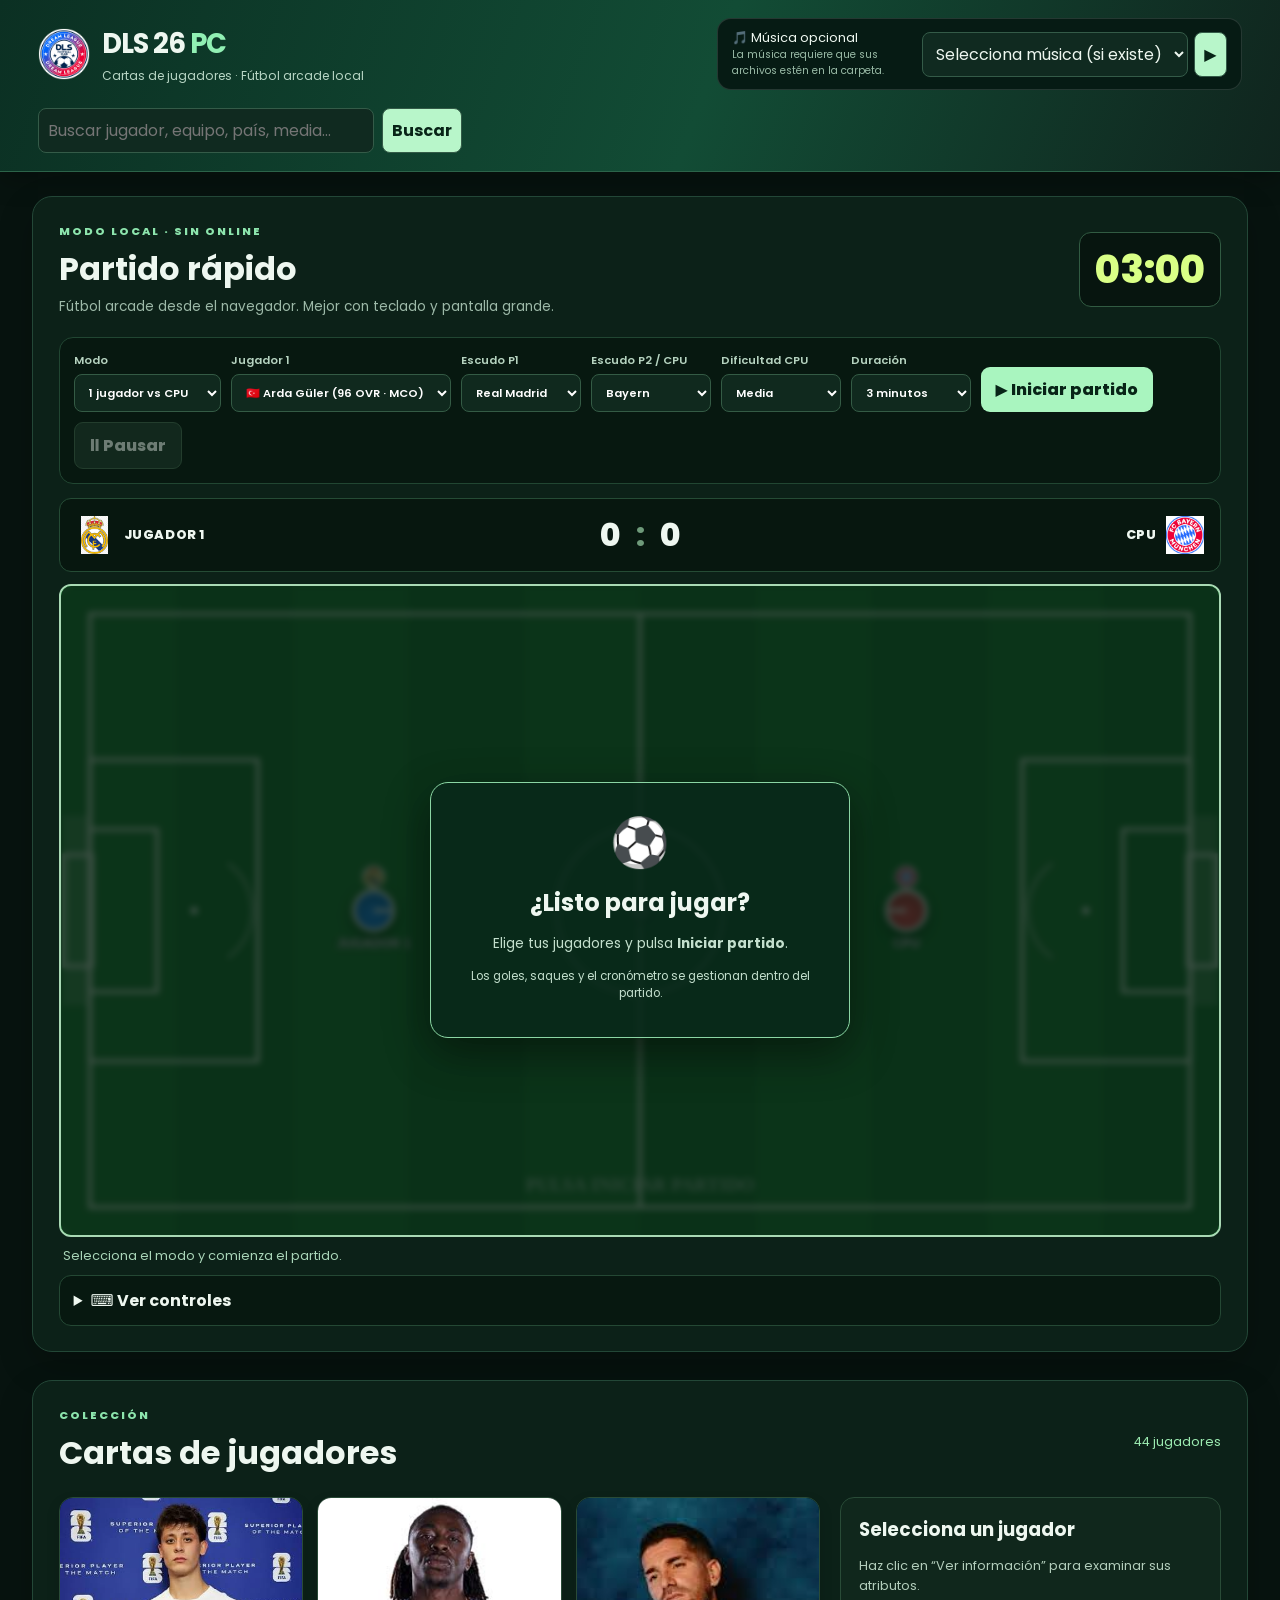
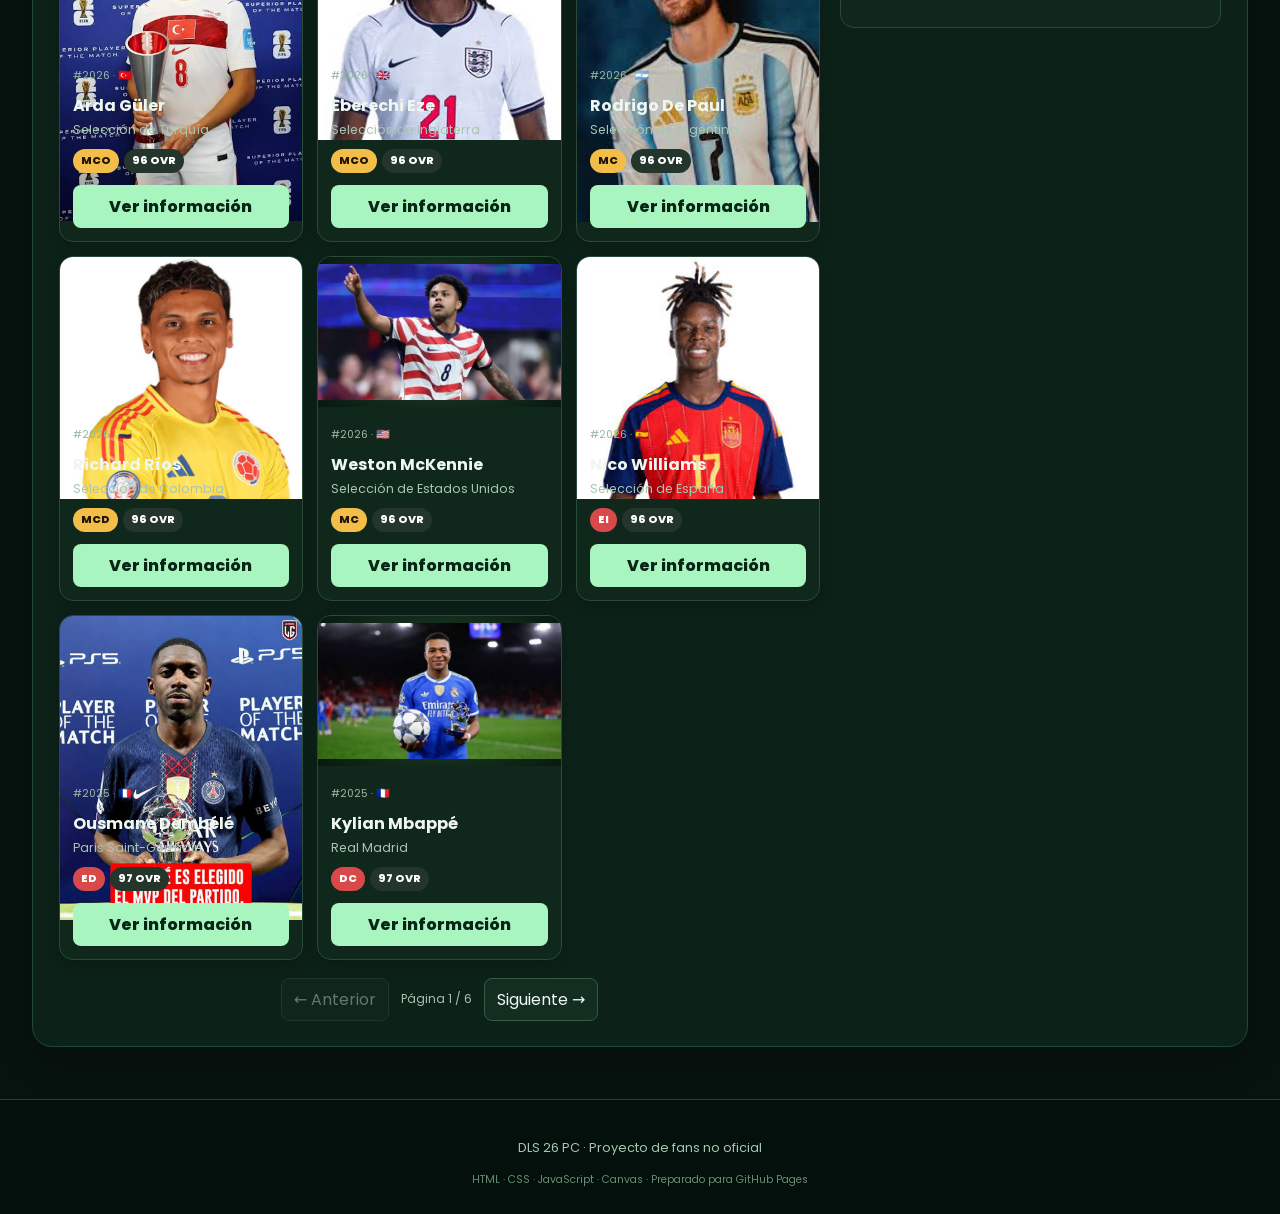
<file: index.html>
<!DOCTYPE html>
<html lang="es">
<head>
  <meta charset="UTF-8">
  <meta name="viewport" content="width=device-width, initial-scale=1.0">
  <meta name="theme-color" content="#071c16">
  <meta name="description" content="DLS 26 PC: cartas de jugadores y fútbol arcade local.">
  <title>DLS 26 PC — Cartas y Fútbol Arcade</title>
  <link rel="stylesheet" href="styles.css">
  <link rel="preconnect" href="https://fonts.googleapis.com">
  <link rel="preconnect" href="https://fonts.gstatic.com" crossorigin>
  <link href="https://fonts.googleapis.com/css2?family=Poppins:wght@300;400;600;700;800&display=swap" rel="stylesheet">
</head>
<body>
  <header class="site-header">
    <div class="brand">
      <img src="logo.png" alt="Logo del proyecto" onerror="this.style.display='none'">
      <div><h1>DLS 26 <span>PC</span></h1><p>Cartas de jugadores · Fútbol arcade local</p></div>
    </div>
    <div class="music-player">
      <div class="music-info"><span id="trackTitle">🎵 Música opcional</span><small id="musicNote">Añade tus archivos MP3 a la carpeta para activarla.</small></div>
      <div class="music-controls"><select id="trackSelect" aria-label="Seleccionar canción"><option value="">Sin música</option></select><button id="playPauseBtn" type="button" title="Reproducir o pausar">▶</button></div>
      <audio id="audioTrack"></audio>
    </div>
    <div class="search"><input type="search" id="searchInput" placeholder="Buscar jugador, equipo, país, media…"><button id="searchButton" type="button">Buscar</button></div>
  </header>

  <main class="page">
    <section class="game-section" id="juego">
      <div class="game-heading">
        <div><p class="eyebrow">MODO LOCAL · SIN ONLINE</p><h2>Partido rápido</h2><p class="muted">Fútbol arcade desde el navegador. Mejor con teclado y pantalla grande.</p></div>
        <div class="match-clock" id="gameTimer">03:00</div>
      </div>
      <div class="game-controls-bar">
        <label>Modo
          <select id="gameModeSelect"><option value="1P">1 jugador vs CPU</option><option value="2P">2 jugadores local</option></select>
        </label>
        <label>Jugador 1
          <select id="playerSelect"></select>
        </label>
        <label id="p2PlayerGroup" class="hidden">Jugador 2
          <select id="player2Select"></select>
        </label>
        <label>Escudo P1
          <select id="p1BadgeSelect"><option value="RMA.png">Real Madrid</option><option value="BAYERN.png">Bayern</option><option value="logo.png">DLS Club</option><option value="PSG.png">PSG</option></select>
        </label>
        <label>Escudo P2 / CPU
          <select id="cpuBadgeSelect"><option value="BAYERN.png">Bayern</option><option value="RMA.png">Real Madrid</option><option value="PSG.png">PSG</option><option value="logo.png">DLS Club</option></select>
        </label>
        <label id="difficultyGroup">Dificultad CPU
          <select id="difficultySelect"><option value="facil">Fácil</option><option value="media" selected>Media</option><option value="dificil">Difícil</option></select>
        </label>
        <label>Duración
          <select id="durationSelect"><option value="180">3 minutos</option><option value="300">5 minutos</option><option value="600">10 minutos</option></select>
        </label>
        <button id="startGameBtn" class="primary-btn" type="button">▶ Iniciar partido</button>
        <button id="pauseGameBtn" class="secondary-btn" type="button" disabled>Ⅱ Pausar</button>
      </div>

      <div class="scoreboard">
        <div class="team-score"><img id="scoreBadge1" src="RMA.png" alt=""><span id="scoreName1">JUGADOR 1</span></div>
        <div class="score"><span id="scoreP1">0</span><b>:</b><span id="scoreP2">0</span></div>
        <div class="team-score right"><span id="scoreName2">CPU</span><img id="scoreBadge2" src="BAYERN.png" alt=""></div>
      </div>
      <div class="canvas-container">
        <canvas id="gameCanvas" width="1000" height="560" aria-label="Campo de fútbol. Juega con el teclado."></canvas>
        <div id="gameOverlay" class="game-overlay">
          <div class="overlay-card"><div class="overlay-ball">⚽</div><h3>¿Listo para jugar?</h3><p>Elige tus jugadores y pulsa <strong>Iniciar partido</strong>.</p><p class="overlay-small">Los goles, saques y el cronómetro se gestionan dentro del partido.</p></div>
        </div>
      </div>
      <div class="game-status" id="gameStatus" role="status">Selecciona el modo y comienza el partido.</div>
      <details class="controls-help">
        <summary>⌨️ Ver controles</summary>
        <div class="controls-grid">
          <div><h3>Jugador 1 · Azul</h3><p><kbd>↑</kbd><kbd>←</kbd><kbd>↓</kbd><kbd>→</kbd> Mover</p><p><kbd>ESPACIO</kbd> Tiro · <kbd>SHIFT</kbd> Pase</p><p><kbd>Q</kbd> Sprint · <kbd>X</kbd> Entrada · <kbd>Z</kbd> Tiro potente</p></div>
          <div><h3>Jugador 2 · Rojo</h3><p><kbd>W</kbd><kbd>A</kbd><kbd>S</kbd><kbd>D</kbd> Mover</p><p><kbd>F</kbd> Tiro · <kbd>G</kbd> Pase</p><p><kbd>E</kbd> Sprint · <kbd>R</kbd> Entrada · <kbd>T</kbd> Tiro potente</p></div>
        </div>
        <p class="muted">Consejo: acércate al balón para controlarlo. Apunta moviéndote en la dirección del tiro. Los controles son para teclado; el modo de dos jugadores es local en el mismo PC.</p>
      </details>
    </section>

    <section class="cards-section">
      <div class="section-title"><div><p class="eyebrow">COLECCIÓN</p><h2>Cartas de jugadores</h2></div><span id="playerCounter">0 jugadores</span></div>
      <div id="loading" class="hidden">Cargando jugadores…</div>
      <div id="errorMessage" class="hidden" role="alert"></div>
      <div class="content-grid">
        <div><div id="playerContainer" class="player-grid"></div><div class="pagination"><button id="previousBtn" disabled>← Anterior</button><span id="pageLabel">Página 1</span><button id="nextBtn" disabled>Siguiente →</button></div></div>
        <aside class="player-detail" id="detailContainer"><h2>Selecciona un jugador</h2><p>Haz clic en “Ver información” para examinar sus atributos.</p></aside>
      </div>
    </section>
  </main>
  <footer><p>DLS 26 PC · Proyecto de fans no oficial</p><small>HTML · CSS · JavaScript · Canvas · Preparado para GitHub Pages</small></footer>
  <script src="script.js"></script>
</body>
</html>
</file>
<file: styles.css>
*{box-sizing:border-box}html{scroll-behavior:smooth}body{margin:0;background:#07130f;color:#eef7f0;font-family:Poppins,system-ui,sans-serif}button,input,select{font:inherit}button{cursor:pointer}.site-header{display:flex;align-items:center;justify-content:space-between;gap:18px;flex-wrap:wrap;padding:18px clamp(16px,3vw,42px);background:linear-gradient(110deg,#0b3023,#124c35 55%,#10251e);border-bottom:1px solid #2c6349;box-shadow:0 8px 24px #0004}.brand{display:flex;align-items:center;gap:12px}.brand img{width:52px;height:52px;object-fit:contain}.brand h1{margin:0;font-size:1.7rem;letter-spacing:-1px}.brand h1 span{color:#91f0b4}.brand p{margin:2px 0 0;color:#b7d5c4;font-size:.76rem}.music-player{display:flex;align-items:center;gap:10px;padding:10px 14px;border:1px solid #ffffff20;border-radius:14px;background:#061b14}.music-info{display:grid;font-size:.8rem}.music-info small{color:#98b9a5;font-size:.65rem;max-width:180px}.music-controls{display:flex;gap:6px}.music-controls select,.music-controls button,.search input,.search button{border:1px solid #345b48;border-radius:8px;padding:9px;background:#102a20;color:#eef7f0}.music-controls button,.search button{background:#b8f6ca;color:#082417;font-weight:700}.search{display:flex;gap:8px}.search input{min-width:220px}.page{width:min(1500px,100%);margin:auto;padding:24px clamp(12px,2.5vw,36px)}.game-section,.cards-section{border:1px solid #234737;border-radius:20px;background:#0c2118;box-shadow:0 14px 36px #0003;padding:clamp(14px,2vw,26px);margin-bottom:28px}.game-heading,.section-title{display:flex;justify-content:space-between;align-items:center;gap:16px}.game-heading h2,.section-title h2{margin:0;font-size:clamp(1.35rem,2.5vw,2rem)}.game-heading .muted{margin:4px 0 0}.eyebrow{margin:0 0 5px;color:#8de5ad;font-size:.7rem;letter-spacing:2px;font-weight:800}.muted{color:#9db9a8;font-size:.85rem}.match-clock{font-variant-numeric:tabular-nums;font-size:clamp(1.7rem,3vw,2.4rem);font-weight:800;color:#d9ff86;background:#07150f;border:1px solid #315b42;border-radius:12px;padding:8px 15px}.game-controls-bar{display:flex;align-items:end;flex-wrap:wrap;gap:10px;margin:20px 0 14px;padding:14px;border-radius:14px;background:#071810;border:1px solid #214632}.game-controls-bar label{display:grid;gap:5px;color:#b6d3c0;font-size:.7rem;font-weight:600}.game-controls-bar select{max-width:220px;min-width:120px;padding:9px 10px;background:#10291e;color:#fff;border:1px solid #345b45;border-radius:8px}.primary-btn,.secondary-btn{padding:10px 15px;border:0;border-radius:9px;font-weight:800}.primary-btn{background:#a9f5bf;color:#082417}.secondary-btn{background:#203d2d;color:#e9f6ed;border:1px solid #456b51}.secondary-btn:disabled{opacity:.45;cursor:not-allowed}.scoreboard{display:grid;grid-template-columns:1fr auto 1fr;align-items:center;gap:12px;padding:12px 16px;background:#07170f;border-radius:12px;border:1px solid #254b35}.team-score{display:flex;align-items:center;gap:10px;font-size:.8rem;font-weight:800;letter-spacing:.6px}.team-score img{width:38px;height:38px;object-fit:contain}.team-score.right{justify-content:flex-end;text-align:right}.score{display:flex;gap:15px;align-items:center;font-size:2rem;font-weight:800;font-variant-numeric:tabular-nums}.score b{color:#6e9a7a}.canvas-container{position:relative;margin-top:12px;border:2px solid #a9d9b4;border-radius:12px;overflow:hidden;background:#19652d;box-shadow:inset 0 0 30px #0003}#gameCanvas{display:block;width:100%;height:auto;aspect-ratio:25/14;outline:none}.game-overlay{position:absolute;inset:0;display:grid;place-items:center;background:#04170ebd;backdrop-filter:blur(3px);padding:16px}.game-overlay.hidden{display:none}.overlay-card{text-align:center;max-width:420px;padding:24px;border:1px solid #8bd6a4;background:#09271bd9;border-radius:18px;box-shadow:0 15px 45px #0007}.overlay-card h3{margin:6px 0;font-size:1.5rem}.overlay-card p{color:#c3dfcd;font-size:.86rem}.overlay-ball{font-size:3rem}.overlay-small{font-size:.72rem!important}.game-status{padding:10px 4px;color:#a9d5b8;font-size:.8rem;min-height:38px}.controls-help{padding:12px 14px;background:#071810;border:1px solid #244834;border-radius:12px}.controls-help summary{cursor:pointer;font-weight:700}.controls-grid{display:grid;grid-template-columns:1fr 1fr;gap:18px;margin:14px 0}.controls-grid h3{color:#a7edb9;margin:0 0 8px;font-size:.9rem}.controls-grid p{font-size:.8rem;color:#c2d9ca;line-height:2}.controls-help .muted{line-height:1.6}kbd{display:inline-block;min-width:25px;margin-right:4px;padding:1px 5px;text-align:center;border-radius:5px;border:1px solid #587662;background:#183426;color:#fff;font-size:.7rem}.section-title{margin-bottom:20px}.section-title>span{color:#9cebb1;font-size:.8rem}.content-grid{display:grid;grid-template-columns:minmax(0,2fr) minmax(260px,1fr);gap:20px}.player-grid{display:grid;grid-template-columns:repeat(auto-fill,minmax(180px,1fr));gap:14px}.card{overflow:hidden;border:1px solid #294b37;border-radius:14px;background:#10271c;box-shadow:0 6px 14px #0002}.card-img-wrapper{height:150px;background:radial-gradient(ellipse,#2c5639,#08180f);display:grid;place-items:center}.player-img{width:100%;height:100%;object-fit:contain}.card-body{padding:13px}.card-body h3{margin:7px 0 3px;font-size:1rem}.card-body p{margin:3px 0;color:#a8c6b2;font-size:.78rem}.id{color:#9ab6a2;font-size:.68rem}.tipo{display:inline-block;margin:7px 5px 0 0;padding:4px 8px;border-radius:20px;font-size:.68rem;font-weight:800}.pos-gk{background:#2b8fe5;color:#fff}.pos-del{background:#d94949;color:#fff}.pos-def{background:#79d38b;color:#092112}.pos-med{background:#f2bd49;color:#201600}.pos-default{background:#345d44;color:#fff}.dark{background:#24362b;color:#fff}.btn-info{width:100%;margin-top:12px;border:0;border-radius:8px;padding:9px;background:#a9f5bf;color:#082417;font-weight:800}.player-detail{align-self:start;position:sticky;top:14px;padding:18px;background:#10271c;border:1px solid #294b37;border-radius:14px}.player-detail h2{margin:0 0 8px;font-size:1.15rem}.player-detail p{color:#b2cdbb;font-size:.8rem;line-height:1.6}.detail-img-wrapper{height:170px;margin-bottom:12px;border-radius:10px;overflow:hidden;background:#07170f;display:grid;place-items:center}.detail-player-img{width:100%;height:100%;object-fit:contain}.stats{margin-top:18px}.stats h3{text-align:left;font-size:.9rem}.stat{margin:12px 0}.stat-header{display:flex;justify-content:space-between;font-size:.76rem;margin-bottom:5px}.progress{height:8px;background:#263e2e;border-radius:9px;overflow:hidden}.progress span{display:block;height:100%;border-radius:9px}.pagination{display:flex;justify-content:center;align-items:center;gap:12px;margin-top:18px}.pagination button{padding:8px 12px;border-radius:8px;border:1px solid #355b43;background:#132e20;color:#eff8f1}.pagination button:disabled{opacity:.4;cursor:not-allowed}#pageLabel{font-size:.75rem;color:#a5c4ae}#loading,#errorMessage{padding:10px;color:#c4f3cf;font-size:.8rem}#errorMessage{color:#ffb9b9}.hidden{display:none!important}footer{text-align:center;padding:26px 14px;background:#04100b;border-top:1px solid #234332;color:#a7c7b2;font-size:.8rem}footer small{color:#668d73}@media(max-width:900px){.content-grid{grid-template-columns:1fr}.player-detail{position:static}.site-header{align-items:flex-start}.game-controls-bar label{flex:1 1 140px}.game-controls-bar select{max-width:none;width:100%}}@media(max-width:600px){.site-header{display:grid}.music-player{align-items:flex-start;flex-wrap:wrap}.search input{min-width:0;width:100%}.search{width:100%}.game-heading{align-items:flex-start}.scoreboard{padding:8px;gap:6px}.team-score{font-size:.62rem;gap:4px}.team-score img{width:25px;height:25px}.score{font-size:1.5rem;gap:8px}.controls-grid{grid-template-columns:1fr}.player-grid{grid-template-columns:repeat(2,minmax(0,1fr))}.card-img-wrapper{height:125px}.card-body{padding:10px}.brand h1{font-size:1.4rem}}
</file>
